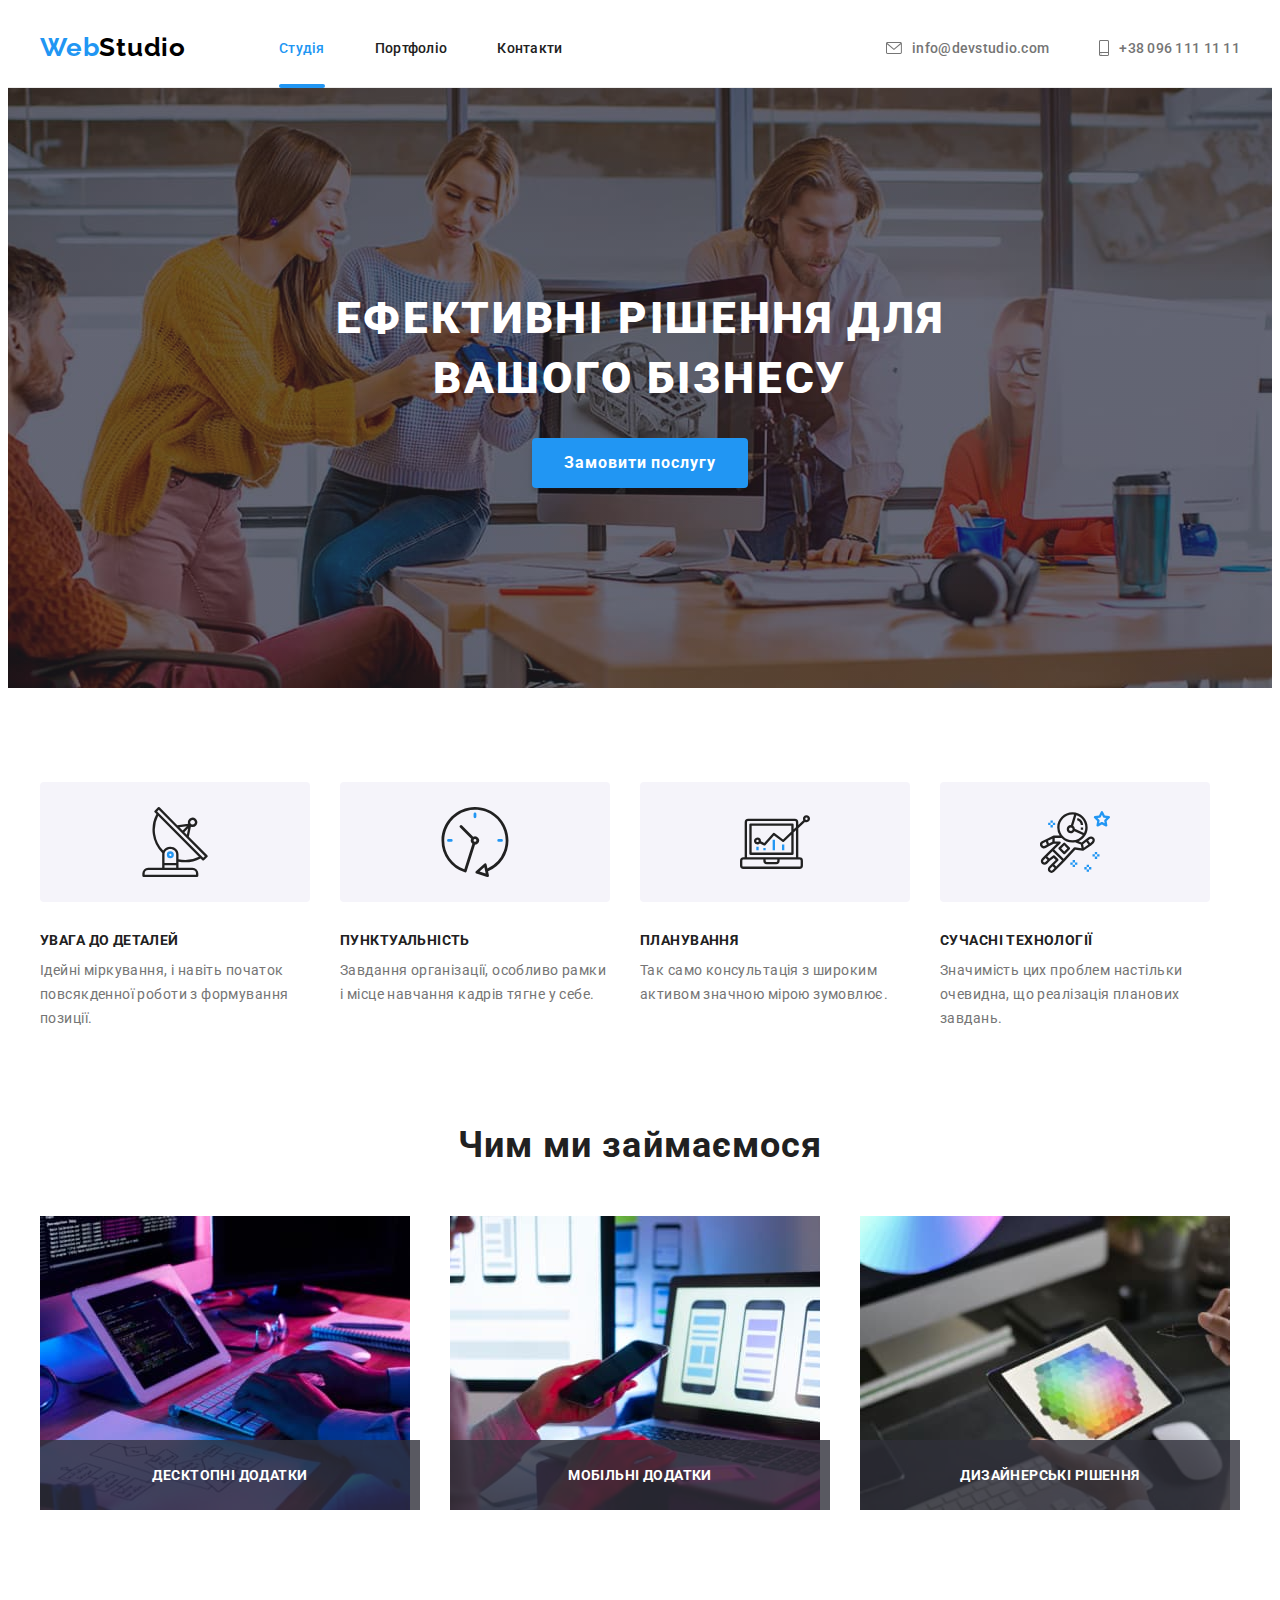
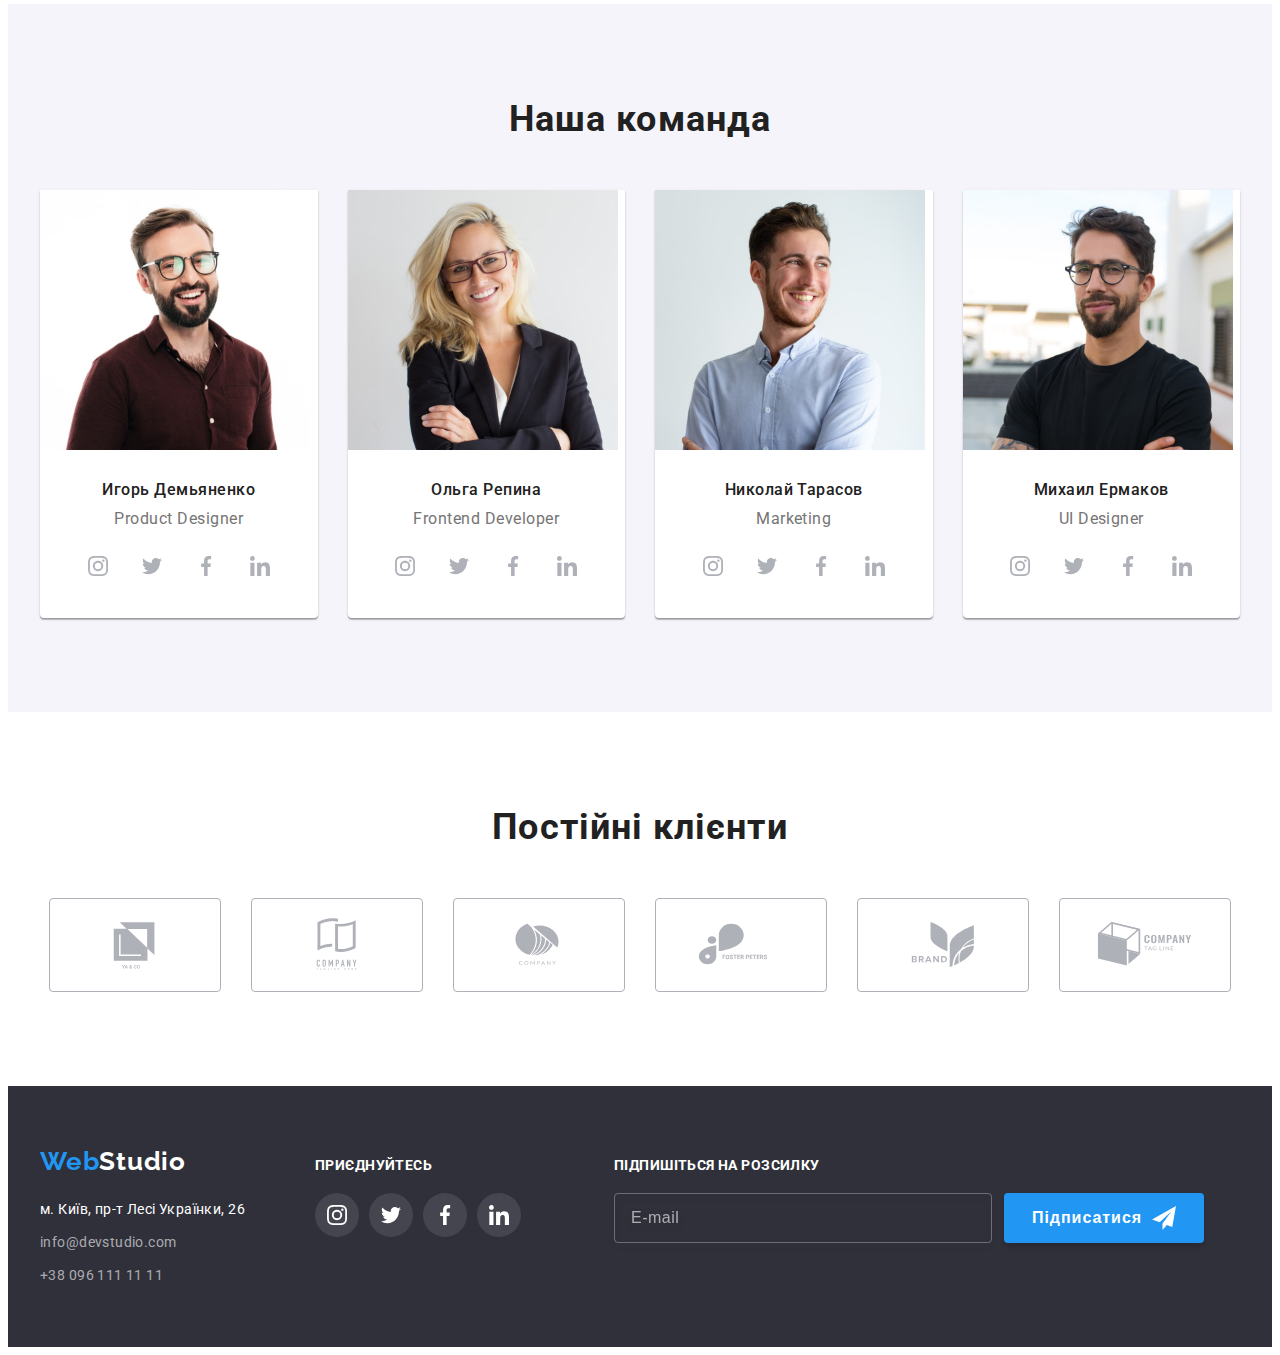
<file: index.html>
<!DOCTYPE html>
<html lang="uk">
  <head>
    <meta charset="UTF-8" />
    <meta http-equiv="X-UA-Compatible" content="IE=edge" />
    <meta name="viewport" content="width=device-width, initial-scale=1.0" />
    <title>Студія</title>
    <link
      rel="stylesheet"
      href="https://cdnjs.cloudflare.com/ajax/libs/modern-normalize/1.1.0/modern-normalize.min.css"
      integrity="sha512-wpPYUAdjBVSE4KJnH1VR1HeZfpl1ub8YT/NKx4PuQ5NmX2tKuGu6U/JRp5y+Y8XG2tV+wKQpNHVUX03MfMFn9Q=="
      crossorigin="anonymous"
      referrerpolicy="no-referrer"
    />
    <link rel="preconnect" href="https://fonts.googleapis.com" />
    <link rel="preconnect" href="https://fonts.gstatic.com" crossorigin />
    <link
      href="https://fonts.googleapis.com/css2?family=Raleway:wght@700&family=Roboto:wght@400;500;700;900&display=swap"
      rel="stylesheet"
    />
    <link rel="stylesheet" href="./css/main.min.css" />
    <!-- <link rel="stylesheet" href="./css/styles.css" /> -->
  </head>
  <body>
    <header class="header">
      <div class="container header__container">
        <a class="logo logo__logo--dark link" href="/"
          ><span class="logo logo__logo--blue">Web</span>Studio</a
        >
        <nav class="nav">
          <ul class="nav__list list">
            <li class="nav__item">
              <a class="nav__link nav__link--current link" href="./index.html">Студія</a>
            </li>
            <li class="nav__item">
              <a class="nav__link link link" href="./portfolio.html">Портфоліо</a>
            </li>
            <li class="nav__item">
              <a class="nav__link link link" href="#contacts">Контакти</a>
            </li>
          </ul>
        </nav>
        <ul class="contacts-list list">
          <li class="contacts-list__item">
            <a class="contacts-list__mail link" href="mailto:info@devstudio.com">
              <svg class="contacts-list__icon" width="16" height="12">
                <use href="./images/icons.svg#envelope"></use>
              </svg>
              <p class="contacts-list__mail-text">info@devstudio.com</p>
            </a>
          </li>
          <li class="contacts-list__item">
            <a class="contacts-list__phone link" href="tel:+380961111111">
              <svg class="contacts-list__icon" width="10" height="16">
                <use href="./images/icons.svg#smartphone"></use>
              </svg>
              <p class="contacts-list__tel-text">+38 096 111 11 11</p>
            </a>
          </li>
        </ul>
      </div>
    </header>
    <main>
      <section class="hero hero__section">
        <div class="container">
          <h1 class="hero__title">Ефективні рішення для вашого бізнесу</h1>
          <button class="hero__btn" type="button" data-modal-open>Замовити послугу</button>
        </div>
      </section>
      <section class="qualities">
        <div class="container qualities__container">
          <h2 class="visually-hidden">Особливості</h2>
          <ul class="qualities-list list">
            <li class="qualities-list__item">
              <div class="qualities-list__box">
                <svg class="qualities-list__icon" width="70" height="70">
                  <use href="./images/icons.svg#antenna"></use>
                </svg>
              </div>
              <h3 class="qualities-list__title">Увага до деталей</h3>
              <p class="qualities-list__desc">
                Ідейні міркування, і навіть початок повсякденної роботи з формування позиції.
              </p>
            </li>
            <li class="qualities-list__item">
              <div class="qualities-list__box">
                <svg class="qualities-list__icon" width="70" height="70">
                  <use href="./images/icons.svg#clock"></use>
                </svg>
              </div>
              <h3 class="qualities-list__title">Пунктуальність</h3>
              <p class="qualities-list__desc">
                Завдання організації, особливо рамки і місце навчання кадрів тягне у себе.
              </p>
            </li>
            <li class="qualities-list__item">
              <div class="qualities-list__box">
                <svg class="qualities-list__icon" width="70" height="70">
                  <use href="./images/icons.svg#diagram"></use>
                </svg>
              </div>
              <h3 class="qualities-list__title">Планування</h3>
              <p class="qualities-list__desc">
                Так само консультація з широким активом значною мірою зумовлює.
              </p>
            </li>
            <li class="qualities-list__item">
              <div class="qualities-list__box">
                <svg class="qualities-list__icon" width="70" height="70">
                  <use href="./images/icons.svg#astronaut"></use>
                </svg>
              </div>
              <h3 class="qualities-list__title">Сучасні технології</h3>
              <p class="qualities-list__desc">
                Значимість цих проблем настільки очевидна, що реалізація планових завдань.
              </p>
            </li>
          </ul>
        </div>
      </section>
      <section class="about about__section">
        <div class="container">
          <h2 class="about__uppertitle uppertitle">Чим ми займаємося</h2>
          <ul class="about-list card-set list">
            <li class="about-list__item card-set__item">
              <img
                class="about-list__img"
                src="./images/about/img_1.jpg"
                alt="Верстка"
                width="370"
                height="294"
              />
              <div class="about-list__overlay">
                <p class="about-list__overlay-text">Десктопні додатки</p>
              </div>
            </li>
            <li class="about-list__item card-set__item">
              <img
                class="about-list__img"
                src="./images/about/img_2.jpg"
                alt="Разработка дизайна"
                width="370"
                height="294"
              />
              <div class="about-list__overlay">
                <p class="about-list__overlay-text">Мобільні додатки</p>
              </div>
            </li>
            <li class="about-list__item card-set__item">
              <img
                class="about-list__img"
                src="./images/about/img_3.jpg"
                alt="Выбор цвета на планшете"
                width="370"
                height="294"
              />
              <div class="about-list__overlay">
                <p class="about-list__overlay-text">Дизайнерські рішення</p>
              </div>
            </li>
          </ul>
        </div>
      </section>
      <section class="team">
        <div class="container">
          <h2 class="team__uppertitle uppertitle">Наша команда</h2>
          <ul class="team-list card-set list">
            <li class="team-list__item card-set__item">
              <img
                class="team-list__img"
                src="./images/team/team_1.jpg"
                alt="Игорь Демьяненко"
                width="270"
                height="260"
              />
              <div class="team-list__info">
                <h3 class="team-list__name">Игорь Демьяненко</h3>
                <p class="team-list__desc" lang="en">Product Designer</p>
                <ul class="list socials">
                  <li>
                    <a
                      class="link socials__links"
                      href=""
                      target="_blank"
                      rel="noopener noreferrer"
                      aria-label="instagram"
                    >
                      <svg class="socials__icon" width="20" height="20">
                        <use href="./images/icons.svg#instagram"></use>
                      </svg>
                    </a>
                  </li>
                  <li>
                    <a
                      class="link socials__links"
                      href=""
                      target="_blank"
                      rel="noopener noreferrer"
                      aria-label="twitter"
                    >
                      <svg class="socials__icon" width="20" height="20">
                        <use href="./images/icons.svg#twitter"></use>
                      </svg>
                    </a>
                  </li>
                  <li>
                    <a
                      class="link socials__links"
                      href=""
                      target="_blank"
                      rel="noopener noreferrer"
                      aria-label="facebook"
                    >
                      <svg class="socials__icon" width="20" height="20">
                        <use href="./images/icons.svg#facebook"></use>
                      </svg>
                    </a>
                  </li>
                  <li>
                    <a
                      class="link socials__links"
                      href=""
                      target="_blank"
                      rel="noopener noreferrer"
                      aria-label="linkedin"
                    >
                      <svg class="socials__icon" width="20" height="20">
                        <use href="./images/icons.svg#linkedin"></use>
                      </svg>
                    </a>
                  </li>
                </ul>
              </div>
            </li>
            <li class="team-list__item card-set__item">
              <img
                class="team-list__img"
                src="./images/team/team_2.jpg"
                alt="Ольга Репина"
                width="270"
                height="260"
              />
              <div class="team-list__info">
                <h3 class="team-list__name">Ольга Репина</h3>
                <p class="team-list__desc" lang="en">Frontend Developer</p>
                <ul class="list socials">
                  <li>
                    <a
                      class="link socials__links"
                      href=""
                      target="_blank"
                      rel="noopener noreferrer"
                      aria-label="instagram"
                    >
                      <svg class="socials__icon" width="20" height="20">
                        <use href="./images/icons.svg#instagram"></use>
                      </svg>
                    </a>
                  </li>
                  <li>
                    <a
                      class="link socials__links"
                      href=""
                      target="_blank"
                      rel="noopener noreferrer"
                      aria-label="twitter"
                    >
                      <svg class="socials__icon" width="20" height="20">
                        <use href="./images/icons.svg#twitter"></use>
                      </svg>
                    </a>
                  </li>
                  <li>
                    <a
                      class="link socials__links"
                      href=""
                      target="_blank"
                      rel="noopener noreferrer"
                      aria-label="facebook"
                    >
                      <svg class="socials__icon" width="20" height="20">
                        <use href="./images/icons.svg#facebook"></use>
                      </svg>
                    </a>
                  </li>
                  <li>
                    <a
                      class="link socials__links"
                      href=""
                      target="_blank"
                      rel="noopener noreferrer"
                      aria-label="linkedin"
                    >
                      <svg class="socials__icon" width="20" height="20">
                        <use href="./images/icons.svg#linkedin"></use>
                      </svg>
                    </a>
                  </li>
                </ul>
              </div>
            </li>
            <li class="team-list__item card-set__item">
              <img
                class="team-list__img"
                src="./images/team/team_3.jpg"
                alt="Николай Тарасов"
                width="270"
                height="260"
              />
              <div class="team-list__info">
                <h3 class="team-list__name">Николай Тарасов</h3>
                <p class="team-list__desc" lang="en">Marketing</p>
                <ul class="list socials">
                  <li>
                    <a
                      class="link socials__links"
                      href=""
                      target="_blank"
                      rel="noopener noreferrer"
                      aria-label="instagram"
                    >
                      <svg class="socials__icon" width="20" height="20">
                        <use href="./images/icons.svg#instagram"></use>
                      </svg>
                    </a>
                  </li>
                  <li>
                    <a
                      class="link socials__links"
                      href=""
                      target="_blank"
                      rel="noopener noreferrer"
                      aria-label="twitter"
                    >
                      <svg class="socials__icon" width="20" height="20">
                        <use href="./images/icons.svg#twitter"></use>
                      </svg>
                    </a>
                  </li>
                  <li>
                    <a
                      class="link socials__links"
                      href=""
                      target="_blank"
                      rel="noopener noreferrer"
                      aria-label="facebook"
                    >
                      <svg class="socials__icon" width="20" height="20">
                        <use href="./images/icons.svg#facebook"></use>
                      </svg>
                    </a>
                  </li>
                  <li>
                    <a
                      class="link socials__links"
                      href=""
                      target="_blank"
                      rel="noopener noreferrer"
                      aria-label="linkedin"
                    >
                      <svg class="socials__icon" width="20" height="20">
                        <use href="./images/icons.svg#linkedin"></use>
                      </svg>
                    </a>
                  </li>
                </ul>
              </div>
            </li>
            <li class="team-list__item card-set__item">
              <img
                class="team-list__img"
                src="./images/team/team_4.jpg"
                alt="Михаил Ермаков"
                width="270"
                height="260"
              />
              <div class="team-list__info">
                <h3 class="team-list__name">Михаил Ермаков</h3>
                <p class="team-list__desc" lang="en">UI Designer</p>
                <ul class="list socials">
                  <li>
                    <a
                      class="link socials__links"
                      href=""
                      target="_blank"
                      rel="noopener noreferrer"
                      aria-label="instagram"
                    >
                      <svg class="socials__icon" width="20" height="20">
                        <use href="./images/icons.svg#instagram"></use>
                      </svg>
                    </a>
                  </li>
                  <li>
                    <a
                      class="link socials__links"
                      href=""
                      target="_blank"
                      rel="noopener noreferrer"
                      aria-label="twitter"
                    >
                      <svg class="socials__icon" width="20" height="20">
                        <use href="./images/icons.svg#twitter"></use>
                      </svg>
                    </a>
                  </li>
                  <li>
                    <a
                      class="link socials__links"
                      href=""
                      target="_blank"
                      rel="noopener noreferrer"
                      aria-label="facebook"
                    >
                      <svg class="socials__icon" width="20" height="20">
                        <use href="./images/icons.svg#facebook"></use>
                      </svg>
                    </a>
                  </li>
                  <li>
                    <a
                      class="link socials__links"
                      href=""
                      target="_blank"
                      rel="noopener noreferrer"
                      aria-label="linkedin"
                    >
                      <svg class="socials__icon" width="20" height="20">
                        <use href="./images/icons.svg#linkedin"></use>
                      </svg>
                    </a>
                  </li>
                </ul>
              </div>
            </li>
          </ul>
        </div>
      </section>
      <section class="clients">
        <div class="container">
          <h2 class="clients__uppertitle uppertitle">Постійні клієнти</h2>
          <ul class="list clients-list">
            <li>
              <a
                class="link clients-list__link"
                href=""
                target="_blank"
                rel="noopener noreferrer"
                aria-label="Логотип YA&CO"
              >
                <svg class="clients-list__icon" width="106" height="60">
                  <use href="./images/icons.svg#logo-1"></use>
                </svg>
              </a>
            </li>
            <li>
              <a
                class="link clients-list__link"
                href=""
                target="_blank"
                rel="noopener noreferrer"
                aria-label="Логотип Company Tagline Here"
              >
                <svg class="clients-list__icon" width="106" height="60">
                  <use href="./images/icons.svg#logo-2"></use>
                </svg>
              </a>
            </li>
            <li>
              <a
                class="link clients-list__link"
                href=""
                target="_blank"
                rel="noopener noreferrer"
                aria-label="Логотип Company"
              >
                <svg class="clients-list__icon" width="106" height="60">
                  <use href="./images/icons.svg#logo-3"></use>
                </svg>
              </a>
            </li>
            <li>
              <a
                class="link clients-list__link"
                href=""
                target="_blank"
                rel="noopener noreferrer"
                aria-label="Логотип Foster Peters"
              >
                <svg class="clients-list__icon" width="106" height="60">
                  <use href="./images/icons.svg#logo-4"></use>
                </svg>
              </a>
            </li>
            <li>
              <a
                class="link clients-list__link"
                href=""
                target="_blank"
                rel="noopener noreferrer"
                aria-label="Логотип Brand"
              >
                <svg class="clients-list__icon" width="106" height="60">
                  <use href="./images/icons.svg#logo-5"></use>
                </svg>
              </a>
            </li>
            <li>
              <a
                class="link clients-list__link"
                href=""
                target="_blank"
                rel="noopener noreferrer"
                aria-label="Логотип Company Tag Line"
              >
                <svg class="clients-list__icon" width="106" height="60">
                  <use href="./images/icons.svg#logo-6"></use>
                </svg>
              </a>
            </li>
          </ul>
        </div>
      </section>
    </main>
    <footer class="footer footer__section" id="contacts">
      <div class="container footer__container">
        <div class="footer__info">
          <a class="logo logo__logo--light link" href="/"
            ><span class="logo logo__logo--blue">Web</span>Studio</a
          >
          <address class="footer__address">
            <ul class="contacts-list-footer list">
              <li class="contacts-list-footer__item">
                <a
                  class="contacts-list-footer__link link contacts-list-footer__address"
                  href="https://goo.gl/maps/ui562nuqvZJxwnjEA"
                  target="_blank"
                  rel="noopener noreferrer"
                  >м. Київ, пр-т Лесі Українки, 26</a
                >
              </li>
              <li class="contacts-list-footer__item">
                <a
                  class="contacts-list-footer__link link contacts-list-footer__mail-tel"
                  href="mailto:info@devstudio.com"
                  >info@devstudio.com</a
                >
              </li>
              <li class="contacts-list-footer__item">
                <a
                  class="contacts-list-footer__link link contacts-list-footer__mail-tel"
                  href="tel:+380961111111"
                  >+38 096 111 11 11</a
                >
              </li>
            </ul>
          </address>
        </div>
        <div class="footer__join">
          <h2 class="footer__title">Приєднуйтесь</h2>
          <ul class="list socials">
            <li>
              <a
                class="link socials__links footer__links"
                href=""
                target="_blank"
                rel="noopener noreferrer"
                aria-label="instagram"
              >
                <svg class="socials__icon-footer" width="20" height="20">
                  <use href="./images/icons.svg#instagram"></use>
                </svg>
              </a>
            </li>
            <li>
              <a
                class="link socials__links footer__links"
                href=""
                target="_blank"
                rel="noopener noreferrer"
                aria-label="twitter"
              >
                <svg class="socials__icon-footer" width="20" height="20">
                  <use href="./images/icons.svg#twitter"></use>
                </svg>
              </a>
            </li>
            <li>
              <a
                class="link socials__links footer__links"
                href=""
                target="_blank"
                rel="noopener noreferrer"
                aria-label="facebook"
              >
                <svg class="socials__icon-footer" width="20" height="20">
                  <use href="./images/icons.svg#facebook"></use>
                </svg>
              </a>
            </li>
            <li>
              <a
                class="link socials__links footer__links"
                href=""
                target="_blank"
                rel="noopener noreferrer"
                aria-label="linkedin"
              >
                <svg class="socials__icon-footer" width="20" height="20">
                  <use href="./images/icons.svg#linkedin"></use>
                </svg>
              </a>
            </li>
          </ul>
        </div>
        <div class="footer__modal">
          <h2 class="footer__modal-title">Підпишіться на розсилку</h2>
          <form class="footer__modal-form" name="footer-modal-form" autocomplete="off">
            <input
              class="footer__modal-input"
              type="email"
              name="email"
              placeholder="E-mail"
              required
            />
            <button class="footer__modal-btn" type="submit">
              <p class="footer__modal-btn-text">Підписатися</p>
              <svg class="footer__modal-icon" width="24" height="24">
                <use href="./images/icons.svg#icon-send"></use>
              </svg>
            </button>
          </form>
        </div>
      </div>
    </footer>
    <div class="backdrop is-hidden" data-modal>
      <div class="modal">
        <button class="modal__btn" data-modal-close>
          <svg class="modal__btn-icon" width="18" height="18">
            <use href="./images/icons.svg#close-icon"></use>
          </svg>
        </button>
        <form class="modal__form">
          <strong class="modal__form-title">Залиште свої дані, ми вам передзвонимо</strong>
          <div class="modal__register-form-group" role="group">
            <label class="modal__form-group">
              <span class="modal__form-label">Ім'я</span>
              <input class="modal__form-input" type="text" name="user-name" required />
              <svg class="modal__form-icon" width="18" height="18">
                <use href="./images/icons.svg#person-modal"></use>
              </svg>
            </label>
            <label class="modal__form-group">
              <span class="modal__form-label">Телефон</span>
              <input class="modal__form-input" type="tel" name="user-phone" required />
              <svg class="modal__form-icon" width="18" height="18">
                <use href="./images/icons.svg#phone-modal"></use>
              </svg>
            </label>
            <label class="modal__form-group">
              <span class="modal__form-label">Пошта</span>
              <input class="modal__form-input" type="email" name="user-email" required />
              <svg class="modal__form-icon" width="18" height="18">
                <use href="./images/icons.svg#email-modal"></use>
              </svg>
            </label>
            <label class="modal__form-group-textarea">
              <span class="modal__form-label">Коментар</span>
              <textarea
                class="modal__form-textarea"
                name="user-comment"
                placeholder="Введіть текст"
              ></textarea>
            </label>
          </div>

          <label class="modal__form-group-checkbox">
            <input class="visually-hidden checkbox" type="checkbox" name="agreement" />
            <svg class="modal__checkbox-icon" width="16" height="15">
              <use class="modal__checkbox-none" href="./images/icons.svg#checkbox-none"></use>
              <use class="modal__checkbox-yes" href="./images/icons.svg#checkbox-yes"></use>
            </svg>
            <span class="modal__form-policy"
              >Погоджуюся з розсилкою та приймаю
              <a class="link modal__form-link" href="">Умови договору</a></span
            >
          </label>
          <button class="modal__btn-send" type="submit">Відправити</button>
        </form>
      </div>
    </div>
    <script src="./js/modal.js"></script>
  </body>
</html>
</file>
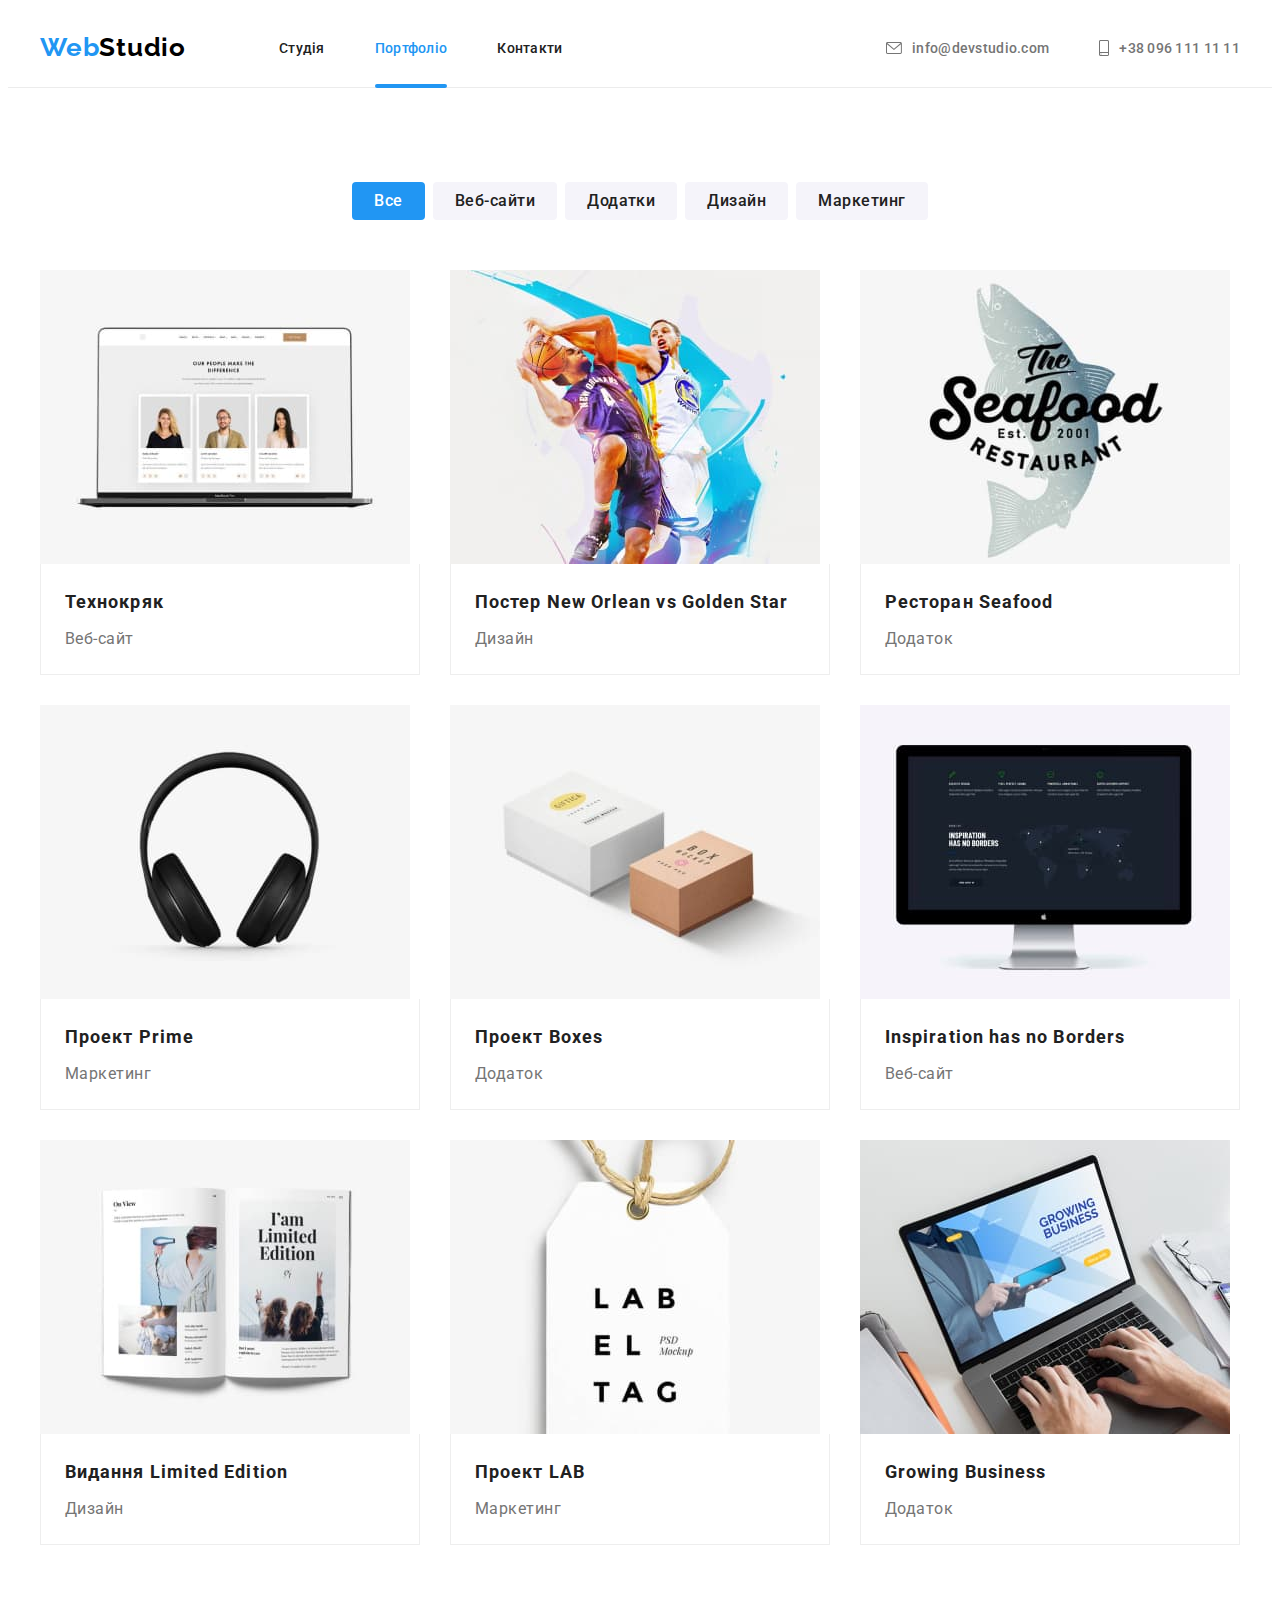
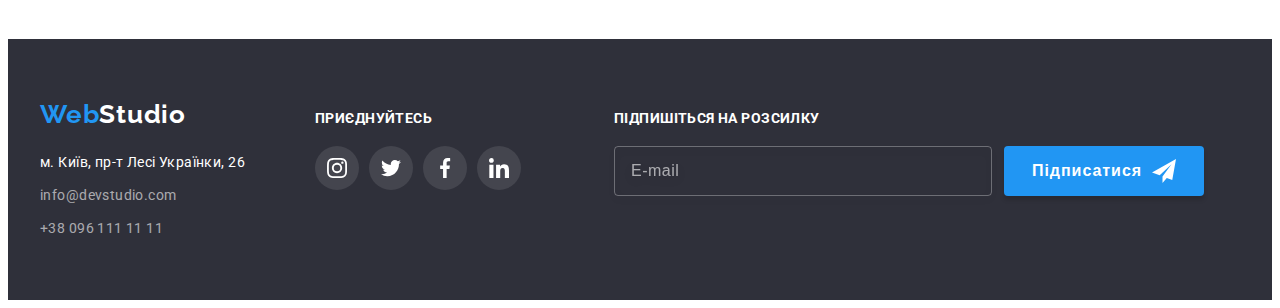
<file: portfolio.html>
<!DOCTYPE html>
<html lang="uk">
  <head>
    <meta charset="UTF-8" />
    <meta http-equiv="X-UA-Compatible" content="IE=edge" />
    <meta name="viewport" content="width=device-width, initial-scale=1.0" />
    <title>Портфоліо</title>
    <link
      rel="stylesheet"
      href="https://cdnjs.cloudflare.com/ajax/libs/modern-normalize/1.1.0/modern-normalize.min.css"
      integrity="sha512-wpPYUAdjBVSE4KJnH1VR1HeZfpl1ub8YT/NKx4PuQ5NmX2tKuGu6U/JRp5y+Y8XG2tV+wKQpNHVUX03MfMFn9Q=="
      crossorigin="anonymous"
      referrerpolicy="no-referrer"
    />
    <link rel="preconnect" href="https://fonts.googleapis.com" />
    <link rel="preconnect" href="https://fonts.gstatic.com" crossorigin />
    <link
      href="https://fonts.googleapis.com/css2?family=Raleway:wght@700&family=Roboto:wght@400;500;700;900&display=swap"
      rel="stylesheet"
    />
    <link rel="stylesheet" href="./css/main.min.css" />
    <!-- <link rel="stylesheet" href="./css/styles.css" /> -->
  </head>
  <body>
    <header class="header">
      <div class="container header__container">
        <a class="logo logo__logo--dark link" href="/"
          ><span class="logo logo__logo--blue">Web</span>Studio</a
        >
        <nav class="nav">
          <ul class="nav__list list">
            <li class="nav__item">
              <a class="nav__link link" href="./index.html">Студія</a>
            </li>
            <li class="nav__item">
              <a class="nav__link nav__link--current link" href="./portfolio.html">Портфоліо</a>
            </li>
            <li class="nav__item">
              <a class="nav__link link" href="#contacts">Контакти</a>
            </li>
          </ul>
        </nav>
        <ul class="contacts-list list">
          <li class="contacts-list__item">
            <a class="contacts-list__mail link" href="mailto:info@devstudio.com">
              <svg class="contacts-list__icon" width="16" height="12">
                <use href="./images/icons.svg#envelope"></use>
              </svg>
              <p class="contacts-list__mail-text">info@devstudio.com</p>
            </a>
          </li>
          <li class="contacts-list__item">
            <a class="contacts-list__phone link" href="tel:+380961111111">
              <svg class="contacts-list__icon" width="10" height="16">
                <use href="./images/icons.svg#smartphone"></use>
              </svg>
              <p class="contacts-list__tel-text">+38 096 111 11 11</p>
            </a>
          </li>
        </ul>
      </div>
    </header>
    <main>
      <section class="portfolio">
        <div class="container">
          <h1 class="visually-hidden">Портфоліо</h1>
          <ul class="filter-list list">
            <li class="filter-list__items">
              <button class="filter-list__btn filter-list__btn--current-btn" type="button">
                Все
              </button>
            </li>
            <li class="filter-list__items">
              <button class="filter-list__btn filter-list__btn--others-btn" type="button">
                Веб-сайти
              </button>
            </li>
            <li class="filter-list__items">
              <button class="filter-list__btn filter-list__btn--others-btn" type="button">
                Додатки
              </button>
            </li>
            <li class="filter-list__items">
              <button class="filter-list__btn filter-list__btn--others-btn" type="button">
                Дизайн
              </button>
            </li>
            <li class="filter-list__items">
              <button class="filter-list__btn filter-list__btn--others-btn" type="button">
                Маркетинг
              </button>
            </li>
          </ul>
          <ul class="portfolio-list card-set list">
            <li class="portfolio-list__items card-set__item">
              <a href class="link portfolio-list__link">
                <div class="portfolio-list__thumb">
                  <img
                    class="portfolio-list__img"
                    src="./images/portfolio/img_1.jpg"
                    alt="Дизайн веб-сайта"
                    width="370"
                    height="294"
                  />
                  <div class="portfolio-list__overlay">
                    <p class="portfolio-list__overlay-text">
                      Ресурс пропонує комплексні пропозиції з різним рівнем функціоналу та сервісів.
                      Все це дозволить відвідувачу отримати вичерпні відомості про компанію чи
                      приватну особу.
                    </p>
                  </div>
                </div>
                <div class="portfolio-list__info">
                  <h2 class="portfolio-list__title">Технокряк</h2>
                  <p class="portfolio-list__desc">Веб-сайт</p>
                </div>
              </a>
            </li>
            <li class="portfolio-list__items card-set__item">
              <a href class="link portfolio-list__link">
                <div class="portfolio-list__thumb">
                  <img
                    class="portfolio-list__img"
                    src="./images/portfolio/img_2.jpg"
                    alt="Постер с баскетболистами"
                    width="370"
                    height="294"
                  />
                  <div class="portfolio-list__overlay">
                    <p class="portfolio-list__overlay-text">
                      Ресурс пропонує комплексні пропозиції з різним рівнем функціоналу та сервісів.
                      Все це дозволить відвідувачу отримати вичерпні відомості про компанію чи
                      приватну особу.
                    </p>
                  </div>
                </div>
                <div class="portfolio-list__info">
                  <h2 class="portfolio-list__title">Постер New Orlean vs Golden Star</h2>
                  <p class="portfolio-list__desc">Дизайн</p>
                </div>
              </a>
            </li>
            <li class="portfolio-list__items card-set__item">
              <a href class="link portfolio-list__link">
                <div class="portfolio-list__thumb">
                  <img
                    class="portfolio-list__img"
                    src="./images/portfolio/img_3.jpg"
                    alt="Рыба и название ресторана Seafood"
                    width="370"
                    height="294"
                  />
                  <div class="portfolio-list__overlay">
                    <p class="portfolio-list__overlay-text">
                      Ресурс пропонує комплексні пропозиції з різним рівнем функціоналу та сервісів.
                      Все це дозволить відвідувачу отримати вичерпні відомості про компанію чи
                      приватну особу.
                    </p>
                  </div>
                </div>
                <div class="portfolio-list__info">
                  <h2 class="portfolio-list__title">Ресторан Seafood</h2>
                  <p class="portfolio-list__desc">Додаток</p>
                </div>
              </a>
            </li>
            <li class="portfolio-list__items card-set__item">
              <a href class="link portfolio-list__link">
                <div class="portfolio-list__thumb">
                  <img
                    class="portfolio-list__img"
                    src="./images/portfolio/img_4.jpg"
                    alt="Наушники"
                    width="370"
                    height="294"
                  />
                  <div class="portfolio-list__overlay">
                    <p class="portfolio-list__overlay-text">
                      Ресурс пропонує комплексні пропозиції з різним рівнем функціоналу та сервісів.
                      Все це дозволить відвідувачу отримати вичерпні відомості про компанію чи
                      приватну особу.
                    </p>
                  </div>
                </div>
                <div class="portfolio-list__info">
                  <h2 class="portfolio-list__title">Проект Prime</h2>
                  <p class="portfolio-list__desc">Маркетинг</p>
                </div>
              </a>
            </li>
            <li class="portfolio-list__items card-set__item">
              <a href class="link portfolio-list__link">
                <div class="portfolio-list__thumb">
                  <img
                    class="portfolio-list__img"
                    src="./images/portfolio/img_5.jpg"
                    alt="Коробки"
                    width="370"
                    height="294"
                  />
                  <div class="portfolio-list__overlay">
                    <p class="portfolio-list__overlay-text">
                      Ресурс пропонує комплексні пропозиції з різним рівнем функціоналу та сервісів.
                      Все це дозволить відвідувачу отримати вичерпні відомості про компанію чи
                      приватну особу.
                    </p>
                  </div>
                </div>
                <div class="portfolio-list__info">
                  <h2 class="portfolio-list__title">Проект Boxes</h2>
                  <p class="portfolio-list__desc">Додаток</p>
                </div>
              </a>
            </li>
            <li class="portfolio-list__items card-set__item">
              <a href class="link portfolio-list__link">
                <div class="portfolio-list__thumb">
                  <img
                    class="portfolio-list__img"
                    src="./images/portfolio/img_6.jpg"
                    alt="Монитор ПК"
                    width="370"
                    height="294"
                  />
                  <div class="portfolio-list__overlay">
                    <p class="portfolio-list__overlay-text">
                      Ресурс пропонує комплексні пропозиції з різним рівнем функціоналу та сервісів.
                      Все це дозволить відвідувачу отримати вичерпні відомості про компанію чи
                      приватну особу.
                    </p>
                  </div>
                </div>
                <div class="portfolio-list__info">
                  <h2 class="portfolio-list__title" lang="en">Inspiration has no Borders</h2>
                  <p class="portfolio-list__desc">Веб-сайт</p>
                </div>
              </a>
            </li>
            <li class="portfolio-list__items card-set__item">
              <a href class="link portfolio-list__link">
                <div class="portfolio-list__thumb">
                  <img
                    class="portfolio-list__img"
                    src="./images/portfolio/img_7.jpg"
                    alt="Открытая книга"
                    width="370"
                    height="294"
                  />
                  <div class="portfolio-list__overlay">
                    <p class="portfolio-list__overlay-text">
                      Ресурс пропонує комплексні пропозиції з різним рівнем функціоналу та сервісів.
                      Все це дозволить відвідувачу отримати вичерпні відомості про компанію чи
                      приватну особу.
                    </p>
                  </div>
                </div>
                <div class="portfolio-list__info">
                  <h2 class="portfolio-list__title">Видання Limited Edition</h2>
                  <p class="portfolio-list__desc">Дизайн</p>
                </div>
              </a>
            </li>
            <li class="portfolio-list__items card-set__item">
              <a href class="link portfolio-list__link">
                <div class="portfolio-list__thumb">
                  <img
                    class="portfolio-list__img"
                    src="./images/portfolio/img_8.jpg"
                    alt="Бирка с надписью"
                    width="370"
                    height="294"
                  />
                  <div class="portfolio-list__overlay">
                    <p class="portfolio-list__overlay-text">
                      Ресурс пропонує комплексні пропозиції з різним рівнем функціоналу та сервісів.
                      Все це дозволить відвідувачу отримати вичерпні відомості про компанію чи
                      приватну особу.
                    </p>
                  </div>
                </div>
                <div class="portfolio-list__info">
                  <h2 class="portfolio-list__title">Проект LAB</h2>
                  <p class="portfolio-list__desc">Маркетинг</p>
                </div>
              </a>
            </li>
            <li class="portfolio-list__items card-set__item">
              <a href class="link portfolio-list__link">
                <div class="portfolio-list__thumb">
                  <img
                    class="portfolio-list__img"
                    src="./images/portfolio/img_9.jpg"
                    alt="Человек за ноутбуком"
                    width="370"
                    height="294"
                  />
                  <div class="portfolio-list__overlay">
                    <p class="portfolio-list__overlay-text">
                      Ресурс пропонує комплексні пропозиції з різним рівнем функціоналу та сервісів.
                      Все це дозволить відвідувачу отримати вичерпні відомості про компанію чи
                      приватну особу.
                    </p>
                  </div>
                </div>
                <div class="portfolio-list__info">
                  <h2 class="portfolio-list__title" lang="en">Growing Business</h2>
                  <p class="portfolio-list__desc">Додаток</p>
                </div>
              </a>
            </li>
          </ul>
        </div>
      </section>
    </main>
    <footer class="footer footer__section" id="contacts">
      <div class="container footer__container">
        <div class="footer__info">
          <a class="logo logo__logo--light link" href="/"
            ><span class="logo logo__logo--blue">Web</span>Studio</a
          >
          <address class="footer__address">
            <ul class="contacts-list-footer list">
              <li class="contacts-list-footer__item">
                <a
                  class="contacts-list-footer__link link contacts-list-footer__address"
                  href="https://goo.gl/maps/ui562nuqvZJxwnjEA"
                  target="_blank"
                  rel="noopener noreferrer"
                  >м. Київ, пр-т Лесі Українки, 26</a
                >
              </li>
              <li class="contacts-list-footer__item">
                <a
                  class="contacts-list-footer__link link contacts-list-footer__mail-tel"
                  href="mailto:info@devstudio.com"
                  >info@devstudio.com</a
                >
              </li>
              <li class="contacts-list-footer__item">
                <a
                  class="contacts-list-footer__link link contacts-list-footer__mail-tel"
                  href="tel:+380961111111"
                  >+38 096 111 11 11</a
                >
              </li>
            </ul>
          </address>
        </div>
        <div class="footer__join">
          <h2 class="footer__title">Приєднуйтесь</h2>
          <ul class="list socials">
            <li>
              <a
                class="link socials__links footer__links"
                href=""
                target="_blank"
                rel="noopener noreferrer"
                aria-label="instagram"
              >
                <svg class="socials__icon-footer" width="20" height="20">
                  <use href="./images/icons.svg#instagram"></use>
                </svg>
              </a>
            </li>
            <li>
              <a
                class="link socials__links footer__links"
                href=""
                target="_blank"
                rel="noopener noreferrer"
                aria-label="twitter"
              >
                <svg class="socials__icon-footer" width="20" height="20">
                  <use href="./images/icons.svg#twitter"></use>
                </svg>
              </a>
            </li>
            <li>
              <a
                class="link socials__links footer__links"
                href=""
                target="_blank"
                rel="noopener noreferrer"
                aria-label="facebook"
              >
                <svg class="socials__icon-footer" width="20" height="20">
                  <use href="./images/icons.svg#facebook"></use>
                </svg>
              </a>
            </li>
            <li>
              <a
                class="link socials__links footer__links"
                href=""
                target="_blank"
                rel="noopener noreferrer"
                aria-label="linkedin"
              >
                <svg class="socials__icon-footer" width="20" height="20">
                  <use href="./images/icons.svg#linkedin"></use>
                </svg>
              </a>
            </li>
          </ul>
        </div>
        <div class="footer__modal">
          <h2 class="footer__modal-title">Підпишіться на розсилку</h2>
          <form class="footer__modal-form" name="footer-modal-form" autocomplete="off">
            <input
              class="footer__modal-input"
              type="email"
              name="email"
              placeholder="E-mail"
              required
            />
            <button class="footer__modal-btn" type="submit">
              <p class="footer__modal-btn-text">Підписатися</p>
              <svg class="footer__modal-icon" width="24" height="24">
                <use href="./images/icons.svg#icon-send"></use>
              </svg>
            </button>
          </form>
        </div>
      </div>
    </footer>
  </body>
</html>
</file>
<file: css/styles.css>
/* :root {
   
    --main-font: "Roboto", sans-serif;
    --secondary-font: "Raleway", sans-serif;
    
    --main-txt-cl: #212121;
    --accent-txt-cl: #2196F3;
    --logo-cl: #000000;
    --secondary-txt-cl: #757575;
    --white-txt-cl: #fff;
    --contacts-cl: rgba(255, 255, 255, 0.6);
  
    --dark-bg-cl: #2F303A;
    --btn-hover-cl: #188CE8;
    --light-bg-cl: #F5F4FA;
   
    --indent: 30px;
    --items: 3;
    --transition: 250ms cubic-bezier(0.4, 0, 0.2, 1);
} */

/* body {
    font-family: var(--main-font);
    color: var(--main-txt-cl)
} */

/* h1,
h2,
h3,
p {
    margin: 0;
}
img {
    display: block;
}
.link {
    text-decoration: none;
    color: currentColor;
}
.list {
    list-style: none;
    padding: 0;
    margin: 0;
} */
/* .card-set {
    display: flex;
    flex-wrap: wrap;
    gap: var(--indent);
}
.card-set__item {
    flex-basis: calc((100% - var(--indent) * (var(--items) - 1)) / var(--items));
} */
/* .uppertitle {    
    font-size: 36px;
    line-height: calc(42 / 36);
    text-align: center;
    letter-spacing: 0.03em;
} */

/* .container {
    width: 1200px;
    padding-left: 15px;
    padding-right: 15px;
    margin-left: auto;
    margin-right: auto;
} */

/* .section {
    padding-top: 94px;
    padding-bottom: 94px;
} */
/* .hero__section {
    padding-top: 200px;
    padding-bottom: 200px;
}
.about__section {
    padding-bottom: 94px;
}
.footer__section {
    padding-top: 60px;
    padding-bottom: 60px;
} */

/* Header */

/* .header {
    border-bottom: 1px solid #ECECEC;
}
.header__container {
    display: flex;
    align-items: center;
} */

/* .nav {
    margin-right: auto;
}

.nav__list {
    display: flex;
    gap: 50px;
} */

/* .logo {
    font-family: var(--secondary-font);
    font-weight: 700;
    font-size: 26px;
    line-height: calc(31 / 26);
    letter-spacing: 0.03em;
    
}
.logo__logo--dark {
    color: var(--logo-cl);
    margin-right: 93px;
}
.logo__logo--light {
    color: var(--white-txt-cl);
}
.logo__logo--blue {
    color: var(--accent-txt-cl);
} */
/* .nav__link {
    display: block;
    padding-top: 32px;
    padding-bottom: 31px;
    font-weight: 500;
    font-size: 14px;
    line-height: calc(16 / 14);
    letter-spacing: 0.02em;
    transition: color var(--transition);
}

.nav__link:hover,
.nav__link:focus {
    color: var(--accent-txt-cl);
}

.nav__link--current {
    color: var(--accent-txt-cl);
    position: relative;
}

.nav__link--current::after {    
    content: '';
    position: absolute;
    bottom: -1px;
    left: 0;
    display: block;
    width: 100%;
    height: 4px;
    border-radius: 2px;
    background-color: var(--accent-txt-cl);
} */
/* .contacts-list {
    display: flex;
    gap: 50px;
}
.contacts-list__phone,
.contacts-list__mail {
    display: flex;
    align-items: center;
    padding-top: 32px;
    padding-bottom: 31px;
    font-weight: 500;
    font-size: 14px;
    line-height: calc(16 / 14);
    letter-spacing: 0.02em;
    color: var(--secondary-txt-cl);
}
.contacts-list__tel-text,
.contacts-list__mail-text {
    transition: color var(--transition)
}

.contacts-list__icon {
    margin-right: 10px;
    fill: var(--secondary-txt-cl);
    transition: fill var(--transition);
}
.contacts-list__mail:hover .contacts-list__icon,
.contacts-list__mail:focus .contacts-list__icon,
.contacts-list__mail:hover .contacts-list__mail-text,
.contacts-list__mail:focus .contacts-list__mail-text,
.contacts-list__phone:hover .contacts-list__icon,
.contacts-list__phone:focus .contacts-list__icon,
.contacts-list__phone:hover .contacts-list__tel-text,
.contacts-list__phone:focus .contacts-list__tel-text {
    fill: var(--accent-txt-cl);
    color: var(--accent-txt-cl);
} */

/* Hero */

/* .hero {
    max-width: 1600px;
    margin-left: auto;
    margin-right: auto;
    background-color: #c4c4c4;
    background-image: linear-gradient(to right, rgba(47, 48, 58, 0.4), rgba(47, 48, 58, 0.4)),
    url(../images/hero/hero-bg.jpg);
    background-repeat: no-repeat;
    background-position: center;
}

.hero__title {
    margin: 0 auto;
    width: 696px;
    margin-bottom: var(--indent);
    font-weight: 900;
    font-size: 44px;
    line-height: calc(60 / 44);
    text-align: center;
    letter-spacing: 0.06em;
    text-transform: uppercase;
    color: var(--white-txt-cl);
}
.hero__btn {
    display: block;
    margin: 0 auto;
    padding: 10px 32px;
    font-family: inherit;
    font-weight: 700;
    font-size: 16px;
    line-height: calc(30 / 16);
    letter-spacing: 0.06em;
    color: var(--white-txt-cl);
    cursor: pointer;
    background-color: var(--accent-txt-cl);
    border: 0;
    box-shadow: 0px 4px 4px rgba(0, 0, 0, 0.15);
    border-radius: 4px;
    transition: background-color var(--transition);
}

.hero__btn:hover,
.hero__btn:focus {
    background-color: var(--btn-hover-cl);
} */

/* Qualities */

/* .qualities__container {
    display: flex;
}

.qualities-list,
.team-list {
    display: flex;
    gap: var(--indent);
}

.qualities-list__item {
    width: 270px;
} */

/* .visually-hidden {
    position: absolute;
    white-space: nowrap;
    width: 1px;
    height: 1px;
    overflow: hidden;
    border: 0;
    padding: 0;
    clip: rect(0 0 0 0);
    clip-path: inset(50%);
    margin: -1px;
  } */

/* .qualities-list__title {
    margin-bottom: 10px;
    font-size: 14px;
    line-height: calc(16 / 14);
    letter-spacing: 0.03em;
    text-transform: uppercase;
}
.qualities-list__desc {
    font-size: 14px;
    line-height: calc(24 / 14);
    letter-spacing: 0.03em;
    color: var(--secondary-txt-cl);
}
.qualities-list__box {
    display: flex;
    align-items: center;
    justify-content: center;
    width: 270px;
    height: 120px;
    margin-bottom: 30px;
    background-color: #F5F4FA;
    border-radius: 4px;
} */

/* About */

/* .about__uppertitle {
    margin-bottom: 50px;
}
.about-list {
    display: flex;
    gap: var(--indent);
}
.about-list__item {
    position: relative;
}
.about-list__overlay {
    position: absolute;
    bottom: 0;
    left: 0;
    width: 100%;
    height: 70px;
    display: flex;
    align-items: center;
    justify-content: center;
    background-color: rgba(47, 48, 58, 0.8);
}
.about-list__overlay-text {
    font-weight: 700;
    font-size: 14px;
    line-height: calc(16 / 14);
    text-align: center;
    letter-spacing: 0.03em;
    text-transform: uppercase;    
    color: var(--white-txt-cl);
} */

/* Team */

/* .team {
    background-color: var(--light-bg-cl);
}
.team__uppertitle {
    margin-bottom: 50px;
}
.team-list {
    display: flex;
    gap: var(--indent);
}
.team-list {
    --items: 4;
}
.team-list__item {    
    background: var(--white-txt-cl);
    box-shadow: 0px 1px 3px rgba(0, 0, 0, 0.12), 0px 1px 1px rgba(0, 0, 0, 0.14), 0px 2px 1px rgba(0, 0, 0, 0.2);
    border-radius: 0px 0px 4px 4px;
}
.team-list__info {
    text-align: center;
    display: block;
    padding-bottom: var(--indent);
    padding-top: var(--indent);
}
.team-list__name {
    margin-bottom: 10px;
    font-weight: 500;
    font-size: 16px;
    line-height: calc(19 / 16);
    letter-spacing: 0.03em;
}
.team-list__desc {
    font-size: 16px;
    line-height: calc(19 / 16);
    letter-spacing: 0.03em;
    color: var(--secondary-txt-cl);
    margin-bottom: 16px;
} */
/* .socials {
    display: flex;
    align-items: center;
    justify-content: center;
    gap: 10px;
}
.socials__links {
    display: flex;
    align-items: center;
    justify-content: center;
    width: 44px;
    height: 44px;
    border-radius: 50%;
    transition: background-color var(--transition);
}
.socials__links:hover,
.socials__links:focus {
    background-color: var(--accent-txt-cl);
}
.socials__links:hover .socials__icon,
.socials__links:focus .socials__icon {
    fill: var(--white-txt-cl);
}
.socials__icon {
    fill: #afb1b8;
    transition: fill var(--transition);
} */


/* Clients */

/* .clients__uppertitle {
    margin-bottom: 50px;
}
.clients-list {
    display: flex;
    gap: 30px;
    justify-content: center;
}
.clients-list__link {
    display: flex;
    align-items: center;
    justify-content: center;
    width: 170px;
    height: 92px;
    border: 1px solid #AFB1B8;
    border-radius: 4px;
    transition: border var(--transition);
}
.clients-list__link:hover,
.clients-list__link:focus {
    border: 1px solid var(--accent-txt-cl);
}
.clients-list__icon {
    fill: #afb1b8;
    transition: fill var(--transition);
}
.clients-list__link:hover .clients-list__icon,
.clients-list__link:focus .clients-list__icon {
    fill: var(--accent-txt-cl);
} */

/* Footer */

/* .footer {
    background-color: var(--dark-bg-cl);
}
.footer__container {
    display: flex;
    align-items: baseline;
}

.footer__join {
    margin-right: 93px;
}
.footer__links {
    background-color: rgba(255, 255, 255, 0.1);
}



.footer__title,
.footer__modal-title {
    font-weight: 700;
    font-size: 14px;
    line-height: calc(16 / 14);
    letter-spacing: 0.03em;
    text-transform: uppercase;
    color: var(--white-txt-cl);
    margin-bottom: 20px;
}
.footer__modal-form {
    display: flex;
    
}
.footer__modal-btn {
    display: inline-flex;
    align-items: center;
    justify-content: center;
    width: 200px;
    height: 50px;
    background-color: var(--accent-txt-cl);
    border: 0;
    box-shadow: 0px 4px 4px rgba(0, 0, 0, 0.15);
    border-radius: 4px;
    cursor: pointer;
    font-weight: 700;
    font-size: 16px;
    line-height: calc(30 / 16);
    letter-spacing: 0.06em;
    color: var(--white-txt-cl);
    transition: background-color var(--transition);   
}
.footer__modal-btn:focus,
.footer__modal-btn:hover {
    background-color: var(--btn-hover-cl);
}
.footer__modal-icon {
    fill: var(--white-txt-cl);
    margin-left: 10px;
    
}
.footer__modal-input {
    margin-right: 12px;
    width: 358px;
    border: 1px solid rgba(255, 255, 255, 0.3);
    filter: drop-shadow(0px 4px 4px rgba(0, 0, 0, 0.15));
    border-radius: 4px;
    background-color: transparent;
    font-size: 16px;
    line-height: 20px;
    letter-spacing: 0.03em;
    color: rgba(255, 255, 255, 0.6);
    padding-left: 16px;
    outline: transparent;
    transition: border-color var(--transition);
}
.footer__modal-input::placeholder {
    color: rgba(255, 255, 255, 0.6);
}
.footer__modal-input:focus {
    border-color: var(--accent-txt-cl);
} */
/* .contacts-list-footer {
    display: flex;
    flex-direction: column;
    gap: 9px;
    margin-top: 20px;
    margin-right: 70px;
}

.contacts-list-footer__link {
    font-style: normal;
    font-size: 14px;
    line-height: calc(24 / 14);
    letter-spacing: 0.03em;
    transition: color var(--transition);
}

.contacts-list-footer__address {
    color: var(--white-txt-cl);
}

.contacts-list-footer__mail-tel {
    color: var(--contacts-cl);
}

.contacts-list-footer__link:hover,
.contacts-list-footer__link:focus {
    color: var(--accent-txt-cl);
} */

/* Portfolio */

/* .filter-list {
    display: flex;
    gap: 8px;
    justify-content: center;
    margin-bottom: 50px;
    
}
.filter-list__btn {
    padding: 6px 22px;
    font-family: inherit;
    font-weight: 500;
    font-size: 16px;
    line-height: calc(26 / 16);
    letter-spacing: 0.03em;
    cursor: pointer;
    border: 0;
    border-radius: 4px;
    transition: color var(--transition), background-color var(--transition), box-shadow var(--transition);
}
.filter-list__btn:hover,
.filter-list__btn:focus {
    color: var(--white-txt-cl);
    background-color: var(--accent-txt-cl);
    box-shadow: 0px 3px 1px rgba(0, 0, 0, 0.1), 0px 1px 2px rgba(0, 0, 0, 0.08), 0px 2px 2px rgba(0, 0, 0, 0.12);
}
.filter-list__btn--current-btn {
    color: var(--white-txt-cl);
    background-color: var(--accent-txt-cl);
}
.filter-list__btn--others-btn {
    color: currentColor;
    background-color: var(--light-bg-cl);
} */
/* .portfolio-list {
    display: flex;
    flex-wrap: wrap;
    gap: var(--indent);
}
.portfolio-list__info {
    padding: 20px 24px;
    border: 1px solid #EEEEEE;
    border-top: none;
}
.portfolio-list__title {
    margin-bottom: 4px;
    font-size: 18px;
    line-height: calc(36 / 18);
    letter-spacing: 0.06em;
}
.portfolio-list__desc {
    font-size: 16px;
    line-height: calc(30 / 16);
    letter-spacing: 0.03em;
    color: var(--secondary-txt-cl);
}
.portfolio-list__items {
    transition: box-shadow var(--transition);
    
}
.portfolio-list__thumb {
    position: relative;
    overflow: hidden;
}

.portfolio-list__items:hover .portfolio-list__overlay {
    transform: translateY(0);
}
.portfolio-list__overlay {
    position: absolute;
    top: 0;
    left: 0;
    transform: translateY(100%);
    width: 100%;
    height: 100%;
    padding: 63px 24px;
    display: flex;
    align-items: center;
    justify-content: center;
    background-color: rgba(33, 150, 243, 0.9);
    transition: transform var(--transition);

}
.portfolio-list__overlay-text {
    font-weight: 400;
    font-size: 18px;
    line-height: calc(28 / 18);     
    letter-spacing: 0.03em;    
    color: var(--white-txt-cl);
    user-select: none;
}


.portfolio-list__items:hover,
.portfolio-list__items:focus {
    box-shadow: 0px 1px 1px rgba(0, 0, 0, 0.12), 0px 4px 4px rgba(0, 0, 0, 0.06), 1px 4px 6px rgba(0, 0, 0, 0.16);
} */

/* Modal window */

/* .backdrop {
    position: fixed;
    display: flex;
    align-items: center;
    justify-content: center;
    top: 0;
    left: 0;
    width: 100%;
    height: 100%;
    background-color: rgba(0, 0, 0, 0.2);
    transition: opacity var(--transition), visibility var(--transition);
}
.backdrop.is-hidden {
    opacity: 0;
    visibility: hidden;
    pointer-events: none;
}
.backdrop.is-hidden .modal {
    transform: translate(-50%, -50%) scale(0.3);
    
}
.modal {
    position: absolute;
    top: 50%;
    left: 50%;
    transform: translate(-50%,-50%) scale(1);
    width: 528px;
    
    background-color: var(--white-txt-cl);
    box-shadow: 0px 1px 3px rgba(0, 0, 0, 0.12), 0px 1px 1px rgba(0, 0, 0, 0.14), 0px 2px 1px rgba(0, 0, 0, 0.2);
    border-radius: 4px;
    transition: transform var(--transition);
}
.modal__btn {
    position: absolute;
    top: 8px;
    right: 8px;
    display: flex;
    align-items: center;
    justify-content: center;
    width: 30px;
    height: 30px;
    padding: 0;
    border-radius: 50%;
    border: 1px solid rgba(0, 0, 0, 0.1);
    background-color: transparent;
    cursor: pointer;
    transition: fill var(--transition);
}
.modal__btn:hover,
.modal__btn:focus {
    fill: var(--accent-txt-cl);
}
.modal__form {
    display: flex;
    flex-direction: column;
    align-items: center;
    margin-left: auto;
    margin-right: auto;
    padding: 40px;
   
}
.modal__form-title {
    display: block;
    font-weight: 700;
    font-size: 20px;
    line-height: calc(23 / 20);
    letter-spacing: 0.03em;
    margin-bottom: 12px;
    
    
    
}
.modal__register-form-group {
    width: 100%;
}
.modal__form-group {
    position: relative;
    display: flex;
    flex-direction: column;
    margin-bottom: 10px;
}

.modal__form-label {
    font-size: 12px;
    line-height: calc(14 / 12);
    letter-spacing: 0.01em;
    color: var(--secondary-txt-cl);
    margin-bottom: 4px;
}
.modal__form-textarea {
    height: 120px;    
    padding: 12px 16px;
    border: 1px solid rgba(33, 33, 33, 0.2);
    border-radius: 4px;
    outline: transparent;
    transition: border-color var(--transition);
}

.modal__form-textarea::placeholder {
    color: rgba(117, 117, 117, 0.5);
    font-size: 12px;
    line-height: calc(14 / 12);
    letter-spacing: 0.01em;
}
textarea {
    resize: none;
}
.modal__form-group-textarea {
    display: flex;
    flex-direction: column;
    margin-bottom: 20px;
    width: 100%;
}
.modal__form-group-checkbox {
    display: flex;
    align-items: center;
    margin-bottom: 30px;
    gap: 8px;
    cursor: pointer;
}

.modal__form-policy {
    font-size: 14px;
    line-height: calc(24 / 14);
    letter-spacing: 0.03em;
    color: var(--secondary-txt-cl);
    user-select: none;
    text-underline-position: under;

}
.modal__form-link {
    font-size: 14px;
    line-height: calc(24 / 14);
    letter-spacing: 0.03em;
    text-decoration-line: underline;
    color: var(--accent-txt-cl);
}

.modal__form-input {
    height: 40px;
    border: 1px solid rgba(33, 33, 33, 0.2);
    border-radius: 4px;
    padding-left: 43px;
    font-size: 16px;
    line-height: calc(19 / 16);
    outline: transparent;
    transition: border-color var(--transition);
}
.modal__form-input:focus,
.modal__form-textarea:focus,
.footer__modal-input:focus {
    border-color: var(--accent-txt-cl);
}
.modal__form-icon {
    position: absolute;
    top: 29px;
    left: 12px;
    transition: fill var(--transition);
}
.modal__form-input:focus + .modal__form-icon {
    fill: var(--accent-txt-cl);
}
.modal__checkbox-yes {
    opacity: 0;
    transition: opacity var(--transition);
}
.checkbox:checked + .modal__checkbox-icon .modal__checkbox-none {
    opacity: 0;
    transition: opacity var(--transition);
}
.checkbox:checked+.modal__checkbox-icon .modal__checkbox-yes {
    opacity: 1;
} */
</file>
<file: css/main.min.css>
:root{--main-font: "Roboto", sans-serif;--secondary-font: "Raleway", sans-serif;--main-txt-cl: #212121;--accent-txt-cl: #2196F3;--logo-cl: #000000;--secondary-txt-cl: #757575;--white-txt-cl: #fff;--contacts-cl: rgba(255, 255, 255, 0.6);--dark-bg-cl: #2F303A;--btn-hover-cl: #188CE8;--light-bg-cl: #F5F4FA;--indent: 30px;--items: 3;--transition: 250ms cubic-bezier(0.4, 0, 0.2, 1)}.visually-hidden{position:absolute;white-space:nowrap;width:1px;height:1px;overflow:hidden;border:0;padding:0;clip:rect(0 0 0 0);-webkit-clip-path:inset(50%);clip-path:inset(50%);margin:-1px}.portfolio,.clients,.team,.qualities{padding-top:94px;padding-bottom:94px}body{font-family:var(--main-font);color:var(--main-txt-cl)}h1,h2,h3,p{margin:0}img{display:block}.link{text-decoration:none;color:currentColor}.list{list-style:none;padding:0;margin:0}textarea{resize:none}.card-set{display:-webkit-box;display:-ms-flexbox;display:flex;-ms-flex-wrap:wrap;flex-wrap:wrap;gap:var(--indent)}.card-set__item{-ms-flex-preferred-size:calc((100% - var(--indent)*(var(--items) - 1))/var(--items));flex-basis:calc((100% - var(--indent)*(var(--items) - 1))/var(--items))}.container{width:1200px;padding-left:15px;padding-right:15px;margin-left:auto;margin-right:auto}.section{padding-top:94px;padding-bottom:94px}.hero__section{padding-top:200px;padding-bottom:200px}.about__section{padding-bottom:94px}.footer__section{padding-top:60px;padding-bottom:60px}.uppertitle{font-size:36px;line-height:1.1666666667;text-align:center;letter-spacing:.03em}.backdrop{position:fixed;display:-webkit-box;display:-ms-flexbox;display:flex;-webkit-box-align:center;-ms-flex-align:center;align-items:center;-webkit-box-pack:center;-ms-flex-pack:center;justify-content:center;top:0;left:0;width:100%;height:100%;background-color:rgba(0,0,0,.2);-webkit-transition:opacity var(--transition),visibility var(--transition);transition:opacity var(--transition),visibility var(--transition)}.backdrop.is-hidden{opacity:0;visibility:hidden;pointer-events:none}.backdrop.is-hidden .modal{-webkit-transform:translate(-50%, -50%) scale(0.3);transform:translate(-50%, -50%) scale(0.3)}.modal{position:absolute;top:50%;left:50%;-webkit-transform:translate(-50%, -50%) scale(1);transform:translate(-50%, -50%) scale(1);width:528px;background-color:var(--white-txt-cl);-webkit-box-shadow:0px 1px 3px rgba(0,0,0,.12),0px 1px 1px rgba(0,0,0,.14),0px 2px 1px rgba(0,0,0,.2);box-shadow:0px 1px 3px rgba(0,0,0,.12),0px 1px 1px rgba(0,0,0,.14),0px 2px 1px rgba(0,0,0,.2);border-radius:4px;-webkit-transition:-webkit-transform var(--transition);transition:-webkit-transform var(--transition);transition:transform var(--transition);transition:transform var(--transition), -webkit-transform var(--transition)}.modal__form{display:-webkit-box;display:-ms-flexbox;display:flex;-webkit-box-orient:vertical;-webkit-box-direction:normal;-ms-flex-direction:column;flex-direction:column;-webkit-box-align:center;-ms-flex-align:center;align-items:center;margin-left:auto;margin-right:auto;padding:40px}.modal__form-title{display:block;font-weight:700;font-size:20px;line-height:1.15;letter-spacing:.03em;margin-bottom:12px}.modal__register-form-group{width:100%}.modal__form-group{position:relative;display:-webkit-box;display:-ms-flexbox;display:flex;-webkit-box-orient:vertical;-webkit-box-direction:normal;-ms-flex-direction:column;flex-direction:column;margin-bottom:10px}.modal__form-label{font-size:12px;line-height:1.1666666667;letter-spacing:.01em;color:var(--secondary-txt-cl);margin-bottom:4px}.modal__form-group-textarea{display:-webkit-box;display:-ms-flexbox;display:flex;-webkit-box-orient:vertical;-webkit-box-direction:normal;-ms-flex-direction:column;flex-direction:column;margin-bottom:20px;width:100%}.modal__form-group-checkbox{display:-webkit-box;display:-ms-flexbox;display:flex;-webkit-box-align:center;-ms-flex-align:center;align-items:center;margin-bottom:30px;gap:8px;cursor:pointer}.modal__form-policy{font-size:14px;line-height:1.7142857143;letter-spacing:.03em;color:var(--secondary-txt-cl);-webkit-user-select:none;-moz-user-select:none;-ms-user-select:none;user-select:none;text-underline-position:under}.modal__form-link{font-size:14px;line-height:1.7142857143;letter-spacing:.03em;-webkit-text-decoration-line:underline;text-decoration-line:underline;color:var(--accent-txt-cl)}.modal__form-icon{position:absolute;top:29px;left:12px;-webkit-transition:fill var(--transition);transition:fill var(--transition)}.modal__btn{position:absolute;top:8px;right:8px;display:-webkit-box;display:-ms-flexbox;display:flex;-webkit-box-align:center;-ms-flex-align:center;align-items:center;-webkit-box-pack:center;-ms-flex-pack:center;justify-content:center;width:30px;height:30px;padding:0;border-radius:50%;border:1px solid rgba(0,0,0,.1);background-color:rgba(0,0,0,0);cursor:pointer;-webkit-transition:fill var(--transition);transition:fill var(--transition)}.modal__btn:hover,.modal__btn:focus{fill:var(--accent-txt-cl)}.modal__form-textarea{height:120px;padding:12px 16px;border:1px solid rgba(33,33,33,.2);border-radius:4px;outline:rgba(0,0,0,0);-webkit-transition:border-color var(--transition);transition:border-color var(--transition)}.modal__form-textarea::-webkit-input-placeholder{color:rgba(117,117,117,.5);font-size:12px;line-height:1.1666666667;letter-spacing:.01em}.modal__form-textarea::-moz-placeholder{color:rgba(117,117,117,.5);font-size:12px;line-height:1.1666666667;letter-spacing:.01em}.modal__form-textarea:-ms-input-placeholder{color:rgba(117,117,117,.5);font-size:12px;line-height:1.1666666667;letter-spacing:.01em}.modal__form-textarea::-ms-input-placeholder{color:rgba(117,117,117,.5);font-size:12px;line-height:1.1666666667;letter-spacing:.01em}.modal__form-textarea::placeholder{color:rgba(117,117,117,.5);font-size:12px;line-height:1.1666666667;letter-spacing:.01em}.modal__form-textarea:focus{border-color:var(--accent-txt-cl)}.modal__form-input{height:40px;border:1px solid rgba(33,33,33,.2);border-radius:4px;padding-left:43px;font-size:16px;line-height:1.1875;outline:rgba(0,0,0,0);-webkit-transition:border-color var(--transition);transition:border-color var(--transition)}.modal__form-input:focus{border-color:var(--accent-txt-cl)}.modal__form-input:focus+.modal__form-icon{fill:var(--accent-txt-cl)}.modal__btn-send{display:-webkit-inline-box;display:-ms-inline-flexbox;display:inline-flex;-webkit-box-align:center;-ms-flex-align:center;align-items:center;-webkit-box-pack:center;-ms-flex-pack:center;justify-content:center;width:200px;height:50px;background-color:var(--accent-txt-cl);border:0;-webkit-box-shadow:0px 4px 4px rgba(0,0,0,.15);box-shadow:0px 4px 4px rgba(0,0,0,.15);border-radius:4px;cursor:pointer;font-weight:700;font-size:16px;line-height:1.875;letter-spacing:.06em;color:var(--white-txt-cl);-webkit-transition:background-color var(--transition);transition:background-color var(--transition)}.modal__btn-send:focus,.modal__btn-send:hover{background-color:var(--btn-hover-cl)}.modal__checkbox-yes{opacity:0;-webkit-transition:opacity var(--transition);transition:opacity var(--transition)}.checkbox:checked+.modal__checkbox-icon .modal__checkbox-yes{opacity:1}.checkbox:checked+.modal__checkbox-icon .modal__checkbox-none{opacity:0;-webkit-transition:opacity var(--transition);transition:opacity var(--transition)}.logo{font-family:var(--secondary-font);font-weight:700;font-size:26px;line-height:1.1923076923;letter-spacing:.03em}.logo__logo--dark{color:var(--logo-cl);margin-right:93px}.logo__logo--light{color:var(--white-txt-cl)}.logo__logo--blue{color:var(--accent-txt-cl)}.socials{display:-webkit-box;display:-ms-flexbox;display:flex;-webkit-box-align:center;-ms-flex-align:center;align-items:center;-webkit-box-pack:center;-ms-flex-pack:center;justify-content:center;gap:10px}.socials__icon-footer{fill:var(--white-txt-cl)}.socials__links{display:-webkit-box;display:-ms-flexbox;display:flex;-webkit-box-align:center;-ms-flex-align:center;align-items:center;-webkit-box-pack:center;-ms-flex-pack:center;justify-content:center;width:44px;height:44px;border-radius:50%;-webkit-transition:background-color var(--transition);transition:background-color var(--transition)}.socials__links:hover,.socials__links:focus{background-color:var(--accent-txt-cl)}.socials__icon{fill:#afb1b8;-webkit-transition:fill var(--transition);transition:fill var(--transition)}.socials__links:hover .socials__icon,.socials__links:focus .socials__icon{fill:var(--white-txt-cl)}.header{border-bottom:1px solid #ececec}.header__container{display:-webkit-box;display:-ms-flexbox;display:flex;-webkit-box-align:center;-ms-flex-align:center;align-items:center}.contacts-list{display:-webkit-box;display:-ms-flexbox;display:flex;gap:50px}.contacts-list__phone,.contacts-list__mail{display:-webkit-box;display:-ms-flexbox;display:flex;-webkit-box-align:center;-ms-flex-align:center;align-items:center;padding-top:32px;padding-bottom:31px;font-weight:500;font-size:14px;line-height:1.1428571429;letter-spacing:.02em;color:var(--secondary-txt-cl)}.contacts-list__tel-text,.contacts-list__mail-text{-webkit-transition:color var(--transition);transition:color var(--transition)}.contacts-list__icon{margin-right:10px;fill:var(--secondary-txt-cl);-webkit-transition:fill var(--transition);transition:fill var(--transition)}.contacts-list__mail:hover .contacts-list__icon,.contacts-list__mail:focus .contacts-list__icon,.contacts-list__mail:hover .contacts-list__mail-text,.contacts-list__mail:focus .contacts-list__mail-text,.contacts-list__phone:hover .contacts-list__icon,.contacts-list__phone:focus .contacts-list__icon,.contacts-list__phone:hover .contacts-list__tel-text,.contacts-list__phone:focus .contacts-list__tel-text{fill:var(--accent-txt-cl);color:var(--accent-txt-cl)}.nav{margin-right:auto}.nav__list{display:-webkit-box;display:-ms-flexbox;display:flex;gap:50px}.nav__link{display:block;padding-top:32px;padding-bottom:31px;font-weight:500;font-size:14px;line-height:1.1428571429;letter-spacing:.02em;-webkit-transition:color var(--transition);transition:color var(--transition)}.nav__link:hover,.nav__link:focus{color:var(--accent-txt-cl)}.nav__link--current{color:var(--accent-txt-cl);position:relative}.nav__link--current::after{content:"";position:absolute;bottom:-1px;left:0;display:block;width:100%;height:4px;border-radius:2px;background-color:var(--accent-txt-cl)}.hero{max-width:1600px;margin-left:auto;margin-right:auto;background-color:#c4c4c4;background-image:-webkit-gradient(linear, left top, right top, from(rgba(47, 48, 58, 0.4)), to(rgba(47, 48, 58, 0.4))),url(../images/hero/hero-bg.jpg);background-image:linear-gradient(to right, rgba(47, 48, 58, 0.4), rgba(47, 48, 58, 0.4)),url(../images/hero/hero-bg.jpg);background-repeat:no-repeat;background-position:center}.hero__title{margin:0 auto;width:696px;margin-bottom:var(--indent);font-weight:900;font-size:44px;line-height:1.3636363636;text-align:center;letter-spacing:.06em;text-transform:uppercase;color:var(--white-txt-cl)}.hero__btn{display:block;margin:0 auto;padding:10px 32px;font-family:inherit;font-weight:700;font-size:16px;line-height:1.875;letter-spacing:.06em;color:var(--white-txt-cl);cursor:pointer;background-color:var(--accent-txt-cl);border:0;-webkit-box-shadow:0px 4px 4px rgba(0,0,0,.15);box-shadow:0px 4px 4px rgba(0,0,0,.15);border-radius:4px;-webkit-transition:background-color var(--transition);transition:background-color var(--transition)}.hero__btn:hover,.hero__btn:focus{background-color:var(--btn-hover-cl)}.qualities__container{display:-webkit-box;display:-ms-flexbox;display:flex}.qualities-list{display:-webkit-box;display:-ms-flexbox;display:flex;gap:var(--indent)}.qualities-list__item{width:270px}.qualities-list__title{margin-bottom:10px;font-size:14px;line-height:1.1428571429;letter-spacing:.03em;text-transform:uppercase}.qualities-list__desc{font-size:14px;line-height:1.7142857143;letter-spacing:.03em;color:var(--secondary-txt-cl)}.qualities-list__box{display:-webkit-box;display:-ms-flexbox;display:flex;-webkit-box-align:center;-ms-flex-align:center;align-items:center;-webkit-box-pack:center;-ms-flex-pack:center;justify-content:center;width:270px;height:120px;margin-bottom:30px;background-color:#f5f4fa;border-radius:4px}.team{background-color:var(--light-bg-cl)}.team__uppertitle{margin-bottom:50px}.team-list{display:-webkit-box;display:-ms-flexbox;display:flex;gap:var(--indent);--items: 4}.team-list__item{background:var(--white-txt-cl);-webkit-box-shadow:0px 1px 3px rgba(0,0,0,.12),0px 1px 1px rgba(0,0,0,.14),0px 2px 1px rgba(0,0,0,.2);box-shadow:0px 1px 3px rgba(0,0,0,.12),0px 1px 1px rgba(0,0,0,.14),0px 2px 1px rgba(0,0,0,.2);border-radius:0px 0px 4px 4px}.team-list__info{text-align:center;display:block;padding-bottom:var(--indent);padding-top:var(--indent)}.team-list__name{margin-bottom:10px;font-weight:500;font-size:16px;line-height:1.1875;letter-spacing:.03em}.team-list__desc{font-size:16px;line-height:1.1875;letter-spacing:.03em;color:var(--secondary-txt-cl);margin-bottom:16px}.clients__uppertitle{margin-bottom:50px}.clients-list{display:-webkit-box;display:-ms-flexbox;display:flex;gap:30px;-webkit-box-pack:center;-ms-flex-pack:center;justify-content:center}.clients-list__link{display:-webkit-box;display:-ms-flexbox;display:flex;-webkit-box-align:center;-ms-flex-align:center;align-items:center;-webkit-box-pack:center;-ms-flex-pack:center;justify-content:center;width:170px;height:92px;border:1px solid #afb1b8;border-radius:4px;-webkit-transition:border var(--transition);transition:border var(--transition)}.clients-list__link:hover,.clients-list__link:focus{border:1px solid var(--accent-txt-cl)}.clients-list__icon{fill:#afb1b8;-webkit-transition:fill var(--transition);transition:fill var(--transition)}.clients-list__link:hover .clients-list__icon,.clients-list__link:focus .clients-list__icon{fill:var(--accent-txt-cl)}.about__uppertitle{margin-bottom:50px}.about-list{display:-webkit-box;display:-ms-flexbox;display:flex;gap:var(--indent)}.about-list__item{position:relative}.about-list__overlay{position:absolute;bottom:0;left:0;width:100%;height:70px;display:-webkit-box;display:-ms-flexbox;display:flex;-webkit-box-align:center;-ms-flex-align:center;align-items:center;-webkit-box-pack:center;-ms-flex-pack:center;justify-content:center;background-color:rgba(47,48,58,.8)}.about-list__overlay-text{font-weight:700;font-size:14px;line-height:1.1428571429;text-align:center;letter-spacing:.03em;text-transform:uppercase;color:var(--white-txt-cl)}.portfolio-list{display:-webkit-box;display:-ms-flexbox;display:flex;-ms-flex-wrap:wrap;flex-wrap:wrap;gap:var(--indent)}.portfolio-list__info{padding:20px 24px;border:1px solid #eee;border-top:none}.portfolio-list__title{margin-bottom:4px;font-size:18px;line-height:2;letter-spacing:.06em}.portfolio-list__desc{font-size:16px;line-height:1.875;letter-spacing:.03em;color:var(--secondary-txt-cl)}.portfolio-list__thumb{position:relative;overflow:hidden}.portfolio-list__overlay{position:absolute;top:0;left:0;-webkit-transform:translateY(100%);transform:translateY(100%);width:100%;height:100%;padding:63px 24px;display:-webkit-box;display:-ms-flexbox;display:flex;-webkit-box-align:center;-ms-flex-align:center;align-items:center;-webkit-box-pack:center;-ms-flex-pack:center;justify-content:center;background-color:rgba(33,150,243,.9);-webkit-transition:-webkit-transform var(--transition);transition:-webkit-transform var(--transition);transition:transform var(--transition);transition:transform var(--transition), -webkit-transform var(--transition)}.portfolio-list__overlay-text{font-weight:400;font-size:18px;line-height:1.5555555556;letter-spacing:.03em;color:var(--white-txt-cl);-webkit-user-select:none;-moz-user-select:none;-ms-user-select:none;user-select:none}.portfolio-list__items{-webkit-transition:-webkit-box-shadow var(--transition);transition:-webkit-box-shadow var(--transition);transition:box-shadow var(--transition);transition:box-shadow var(--transition), -webkit-box-shadow var(--transition)}.portfolio-list__items:hover .portfolio-list__overlay{-webkit-transform:translateY(0);transform:translateY(0)}.portfolio-list__items:hover,.portfolio-list__items:focus{-webkit-box-shadow:0px 1px 1px rgba(0,0,0,.12),0px 4px 4px rgba(0,0,0,.06),1px 4px 6px rgba(0,0,0,.16);box-shadow:0px 1px 1px rgba(0,0,0,.12),0px 4px 4px rgba(0,0,0,.06),1px 4px 6px rgba(0,0,0,.16)}.filter-list{display:-webkit-box;display:-ms-flexbox;display:flex;gap:8px;-webkit-box-pack:center;-ms-flex-pack:center;justify-content:center;margin-bottom:50px}.filter-list__btn{padding:6px 22px;font-family:inherit;font-weight:500;font-size:16px;line-height:1.625;letter-spacing:.03em;cursor:pointer;border:0;border-radius:4px;-webkit-transition:color var(--transition),background-color var(--transition),-webkit-box-shadow var(--transition);transition:color var(--transition),background-color var(--transition),-webkit-box-shadow var(--transition);transition:color var(--transition),background-color var(--transition),box-shadow var(--transition);transition:color var(--transition),background-color var(--transition),box-shadow var(--transition),-webkit-box-shadow var(--transition)}.filter-list__btn:hover,.filter-list__btn:focus{color:var(--white-txt-cl);background-color:var(--accent-txt-cl);-webkit-box-shadow:0px 3px 1px rgba(0,0,0,.1),0px 1px 2px rgba(0,0,0,.08),0px 2px 2px rgba(0,0,0,.12);box-shadow:0px 3px 1px rgba(0,0,0,.1),0px 1px 2px rgba(0,0,0,.08),0px 2px 2px rgba(0,0,0,.12)}.filter-list__btn--current-btn{color:var(--white-txt-cl);background-color:var(--accent-txt-cl)}.filter-list__btn--others-btn{color:currentColor;background-color:var(--light-bg-cl)}.footer{background-color:var(--dark-bg-cl)}.footer__container{display:-webkit-box;display:-ms-flexbox;display:flex;-webkit-box-align:baseline;-ms-flex-align:baseline;align-items:baseline}.footer__join{margin-right:93px}.footer__links{background-color:rgba(255,255,255,.1)}.footer__title,.footer__modal-title{font-weight:700;font-size:14px;line-height:1.1428571429;letter-spacing:.03em;text-transform:uppercase;color:var(--white-txt-cl);margin-bottom:20px}.footer__modal-form{display:-webkit-box;display:-ms-flexbox;display:flex}.footer__modal-icon{fill:var(--white-txt-cl);margin-left:10px}.footer__modal-input{margin-right:12px;width:358px;border:1px solid rgba(255,255,255,.3);-webkit-filter:drop-shadow(0px 4px 4px rgba(0, 0, 0, 0.15));filter:drop-shadow(0px 4px 4px rgba(0, 0, 0, 0.15));border-radius:4px;background-color:rgba(0,0,0,0);font-size:16px;line-height:20px;letter-spacing:.03em;color:rgba(255,255,255,.6);padding-left:16px;outline:rgba(0,0,0,0);-webkit-transition:border-color var(--transition);transition:border-color var(--transition)}.footer__modal-input::-webkit-input-placeholder{color:rgba(255,255,255,.6)}.footer__modal-input::-moz-placeholder{color:rgba(255,255,255,.6)}.footer__modal-input:-ms-input-placeholder{color:rgba(255,255,255,.6)}.footer__modal-input::-ms-input-placeholder{color:rgba(255,255,255,.6)}.footer__modal-input::placeholder{color:rgba(255,255,255,.6)}.footer__modal-input:focus{border-color:var(--accent-txt-cl)}.footer__modal-btn{display:-webkit-inline-box;display:-ms-inline-flexbox;display:inline-flex;-webkit-box-align:center;-ms-flex-align:center;align-items:center;-webkit-box-pack:center;-ms-flex-pack:center;justify-content:center;width:200px;height:50px;background-color:var(--accent-txt-cl);border:0;-webkit-box-shadow:0px 4px 4px rgba(0,0,0,.15);box-shadow:0px 4px 4px rgba(0,0,0,.15);border-radius:4px;cursor:pointer;font-weight:700;font-size:16px;line-height:1.875;letter-spacing:.06em;color:var(--white-txt-cl);-webkit-transition:background-color var(--transition);transition:background-color var(--transition)}.footer__modal-btn:focus,.footer__modal-btn:hover{background-color:var(--btn-hover-cl)}.contacts-list-footer{display:-webkit-box;display:-ms-flexbox;display:flex;-webkit-box-orient:vertical;-webkit-box-direction:normal;-ms-flex-direction:column;flex-direction:column;gap:9px;margin-top:20px;margin-right:70px}.contacts-list-footer__address{color:var(--white-txt-cl)}.contacts-list-footer__mail-tel{color:var(--contacts-cl)}.contacts-list-footer__link{font-style:normal;font-size:14px;line-height:1.7142857143;letter-spacing:.03em;-webkit-transition:color var(--transition);transition:color var(--transition)}.contacts-list-footer__link:hover,.contacts-list-footer__link:focus{color:var(--accent-txt-cl)}/*# sourceMappingURL=main.min.css.map */
</file>
